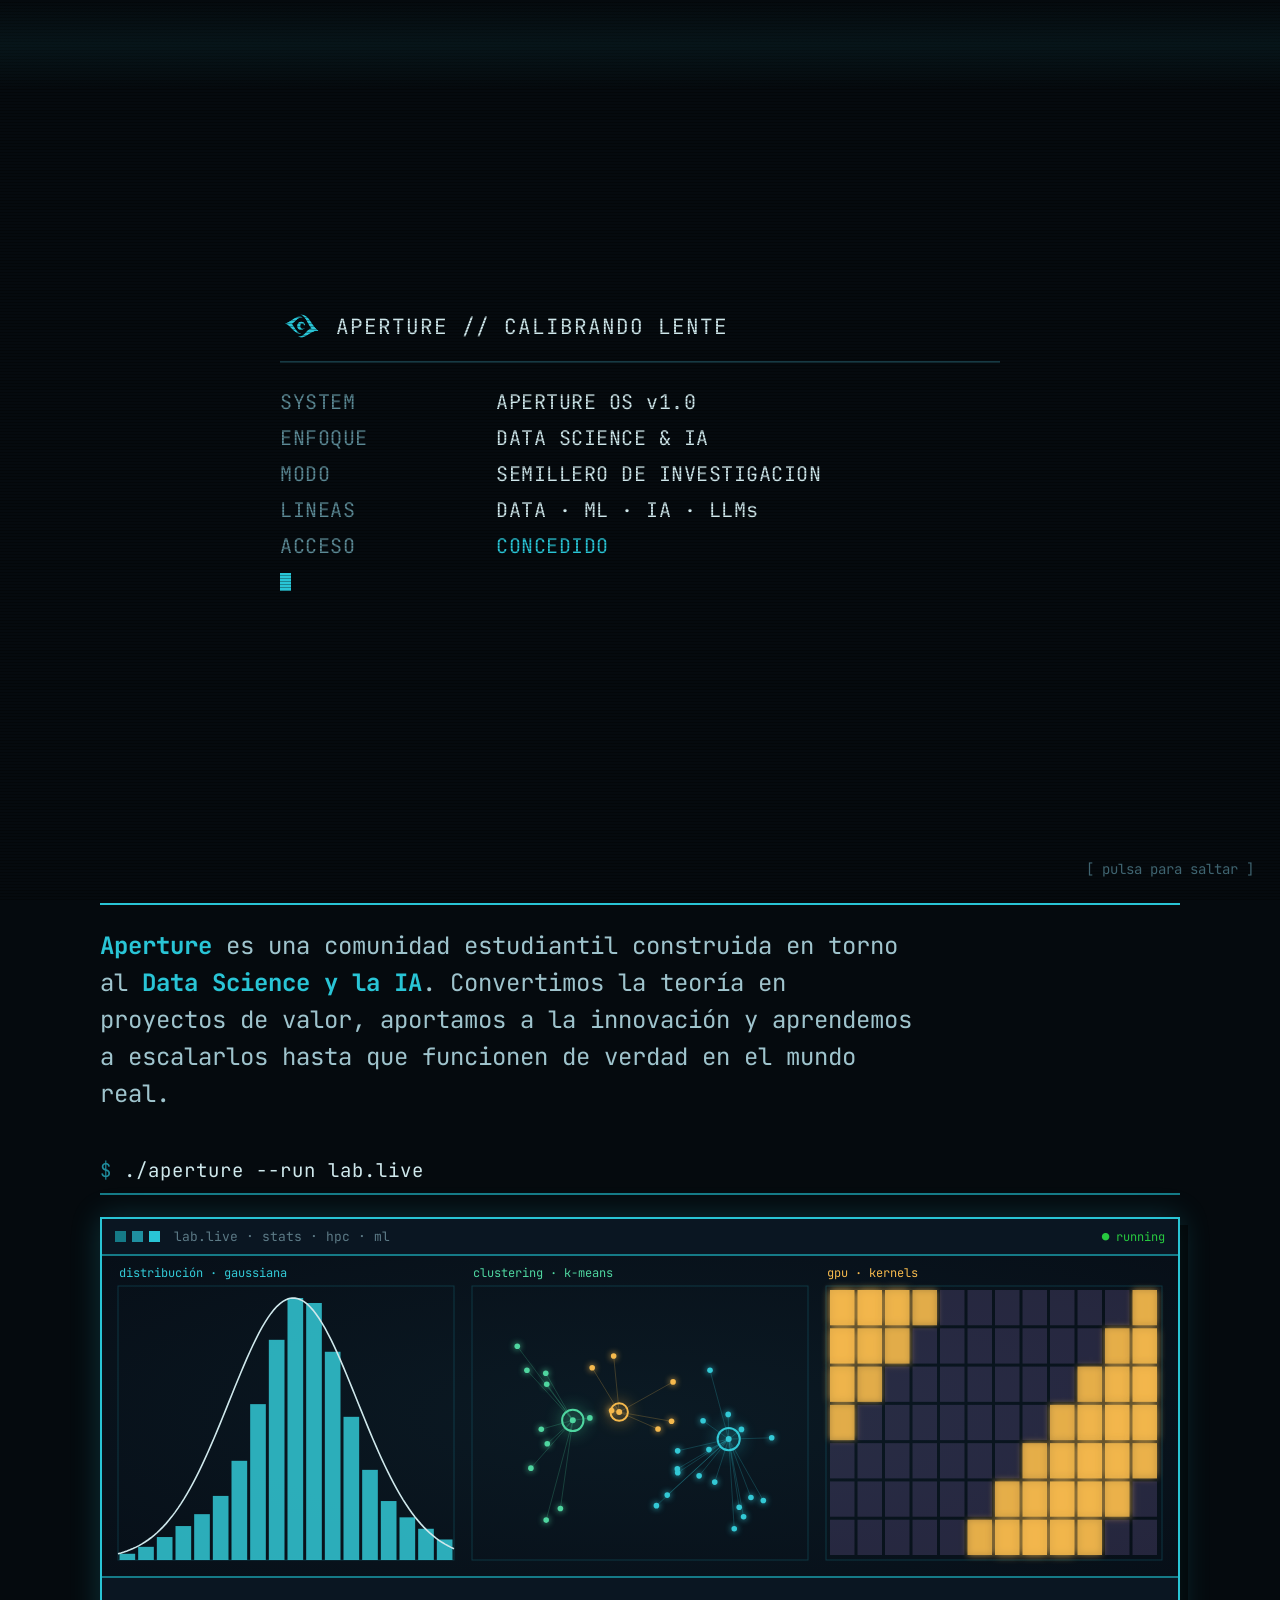
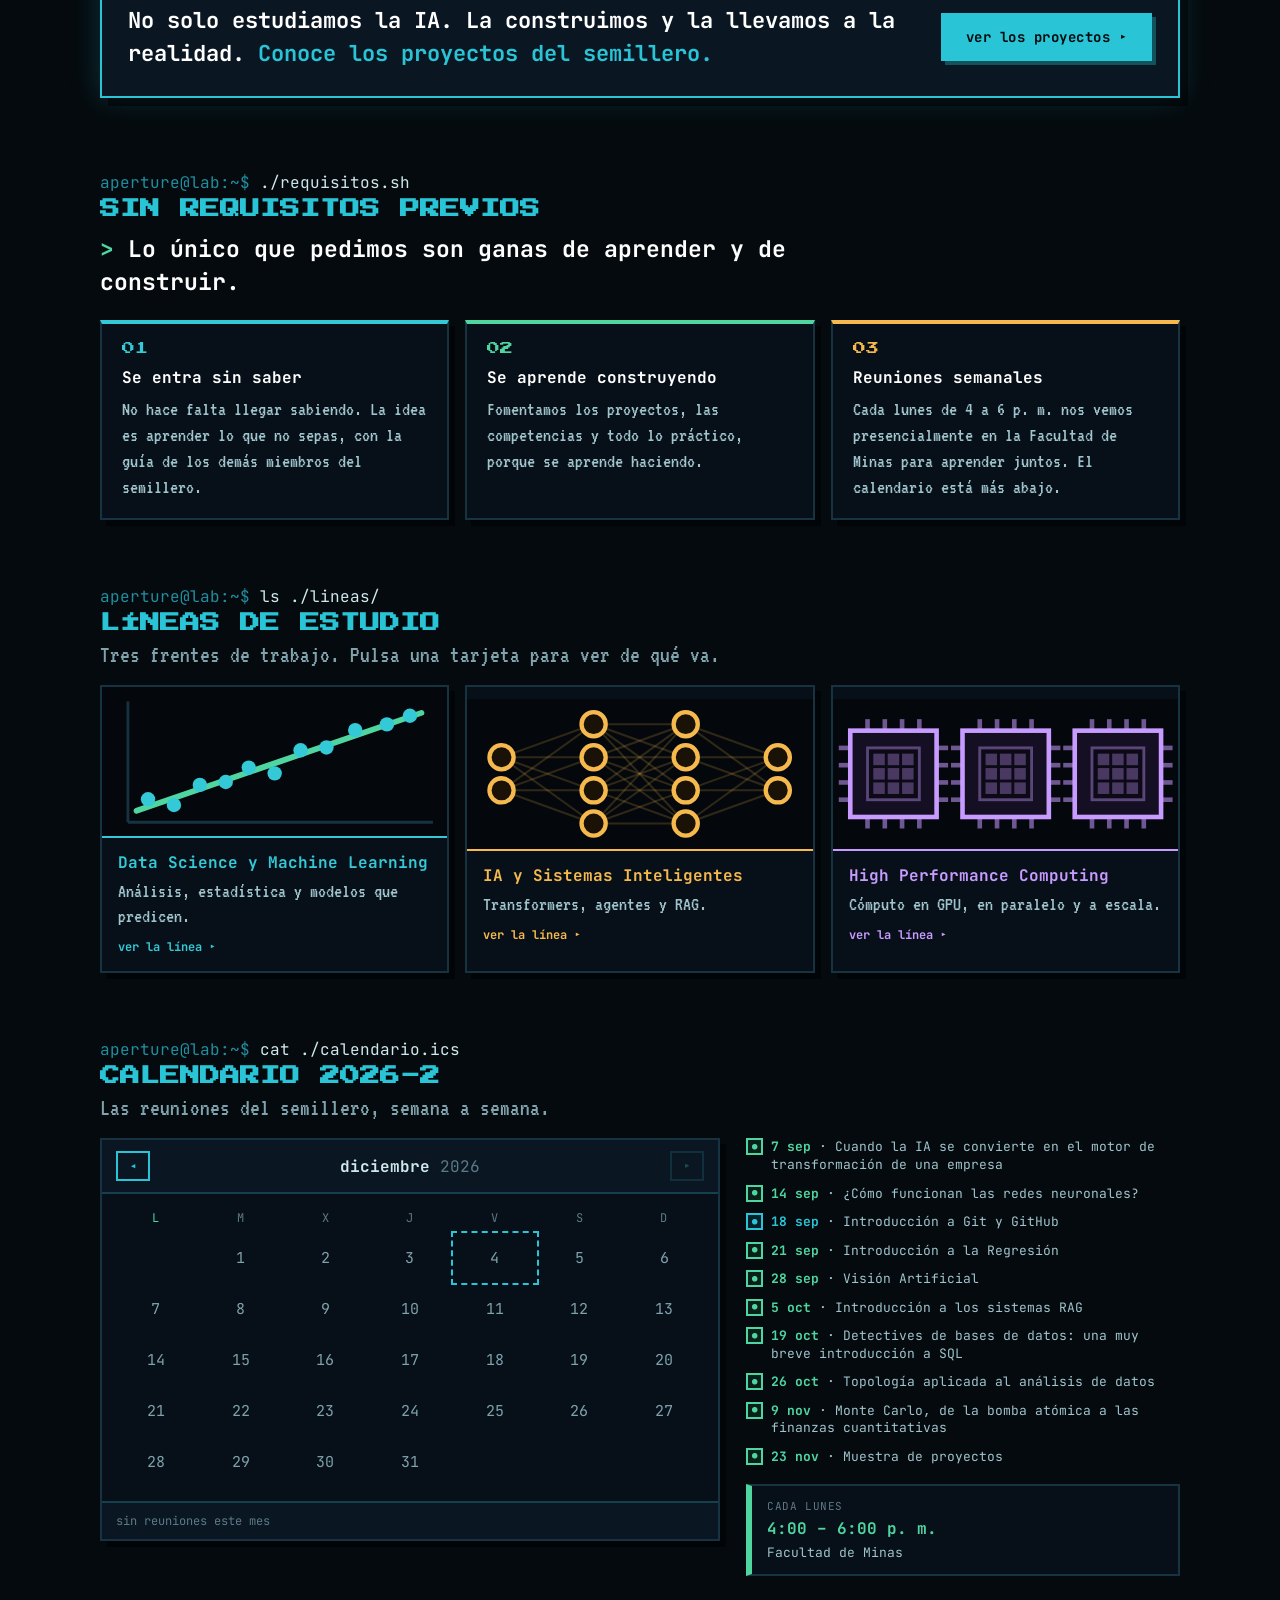
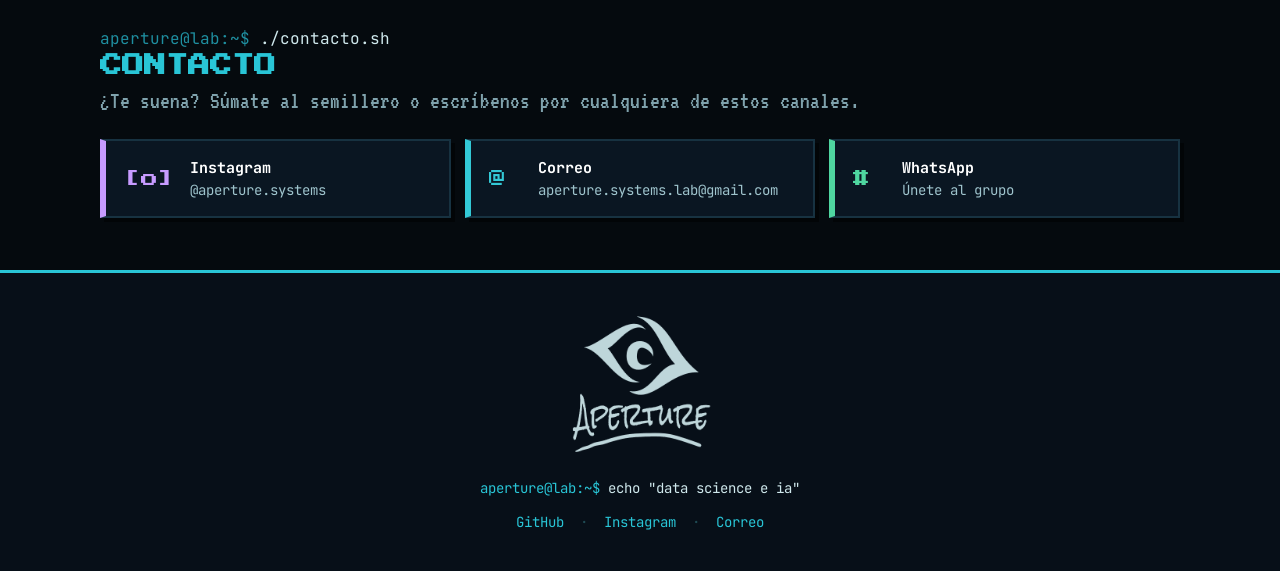
<file: index.html>
<!DOCTYPE html>
<html lang="es">
<head>
<meta charset="utf-8">
<meta name="viewport" content="width=device-width, initial-scale=1">
<title>Aperture · Semillero de Data Science e IA</title>
<link rel="icon" type="image/png" href="assets/aperture-eye-cyan.png">
<link rel="preconnect" href="https://fonts.googleapis.com">
<link rel="preconnect" href="https://fonts.gstatic.com" crossorigin>
<link href="https://fonts.googleapis.com/css2?family=Press+Start+2P&family=VT323&family=JetBrains+Mono:wght@400;700&display=swap" rel="stylesheet">
<link rel="stylesheet" href="css/styles.css?v=6e071fdb">
</head>
<body>
<div id="root" style="font-family:'JetBrains Mono','VT323',monospace; background:#050a0e; color:#cfe8ec; min-height:100vh; position:relative; overflow-x:hidden;">

  <canvas id="matrixRain" style="position:fixed; inset:0; z-index:1; opacity:0.18; pointer-events:none;"></canvas>

  <div style="position:fixed; inset:0; pointer-events:none; z-index:92; background:repeating-linear-gradient(0deg, rgba(0,0,0,0.16) 0px, rgba(0,0,0,0.16) 1px, transparent 1px, transparent 3px);"></div>
  <div style="position:fixed; inset:0; pointer-events:none; z-index:93; background:radial-gradient(ellipse at center, transparent 55%, rgba(0,0,0,0.5) 100%);"></div>

  <div id="bootMount"></div>

  <nav id="nav" style="position:sticky; top:0; z-index:80; background:#070f18; border-bottom:3px solid #29c5d6; box-shadow:0 4px 0 rgba(0,0,0,0.6);">
    <div style="max-width:1180px; margin:0 auto; display:flex; align-items:center; justify-content:space-between; gap:16px; padding:11px 20px; flex-wrap:wrap;">
      <div id="goInicio" style="display:flex; align-items:center; gap:12px; cursor:pointer;">
        <div style="width:42px; height:42px; border-radius:50%; border:2px solid #29c5d6; display:grid; place-items:center; background:#050a0e; box-shadow:0 0 14px rgba(41,197,214,0.45);">
          <img src="assets/aperture-eye-cyan.png" alt="Aperture" style="width:30px; height:30px; object-fit:contain;" />
        </div>
        <div style="font-family:'JetBrains Mono',monospace; font-size:15px; color:#29c5d6;">aperture@lab:<span style="color:#5c7a86;">~</span>$<span style="display:inline-block; width:8px; height:15px; background:#29c5d6; margin-left:4px; vertical-align:-2px; animation:blink 1.1s steps(1) infinite;"></span></div>
      </div>

      <button class="mobtoggle" id="mobtoggle" style="cursor:pointer; align-items:center; gap:8px; background:transparent; border:2px solid #29c5d6; color:#29c5d6; font-family:'JetBrains Mono',monospace; font-weight:700; font-size:13px; padding:9px 12px;">[ &#8801; ]</button>

      <div class="navtabs" id="navtabs" style="display:flex; gap:18px; align-items:center; flex-wrap:wrap;">
        <div class="menuitem" style="position:relative;">
          <a href="proyectos/" style="text-decoration:none; display:inline-block; font-family:'JetBrains Mono',monospace; font-size:16px; letter-spacing:0.3px; color:#9fc4cd; font-weight:400; padding:5px 0; border-bottom:3px solid transparent;">Proyectos</a>
        </div>
        <div class="menuitem" style="position:relative;">
          <button data-scroll="calendario" style="cursor:pointer; background:transparent; border:none; font-family:'JetBrains Mono',monospace; font-size:16px; letter-spacing:0.3px; color:#9fc4cd; font-weight:400; padding:5px 0; border-bottom:3px solid transparent;">Calendario</button>
        </div>
        <div class="menuitem" style="position:relative;">
          <button data-scroll="contacto" style="cursor:pointer; background:transparent; border:none; font-family:'JetBrains Mono',monospace; font-size:16px; letter-spacing:0.3px; color:#9fc4cd; font-weight:400; padding:5px 0; border-bottom:3px solid transparent;">Contacto</button>
        </div>
        <a class="linksbtn" href="links/" style="text-decoration:none; display:inline-flex; align-items:center; gap:7px; font-family:'JetBrains Mono',monospace; font-weight:700; font-size:13px; color:#050a0e; background:#4fd6a0; padding:8px 13px; box-shadow:3px 3px 0 #1f6f7c;">&gt;_ Links</a>
      </div>
    </div>
  </nav>

  <div style="animation:popIn .25s ease; position:relative; z-index:2;">
    <header style="position:relative; min-height:78vh; display:flex; flex-direction:column; align-items:center; justify-content:center; text-align:center; padding:52px 20px 60px; overflow:hidden;">
      <img src="assets/aperture-cyan.png" alt="Aperture" style="position:relative; z-index:2; width:clamp(230px,40vw,372px); height:auto; filter:drop-shadow(0 0 26px rgba(41,197,214,0.45)); animation:bob 4.6s ease-in-out infinite;" />
      <h1 id="heroTitle" style="position:relative; z-index:2; margin:14px 0 0; font-family:'Press Start 2P'; font-size:clamp(11px,2.2vw,18px); line-height:1.75; color:#cfe8ec; animation:glow 4s ease-in-out infinite;">SEMILLERO DE<br><span style="color:#29c5d6;">DATA SCIENCE E IA</span></h1>
      <p id="heroText" style="position:relative; z-index:2; margin:26px auto 0; max-width:700px; font-size:25px; color:#9fc4cd; font-family:'JetBrains Mono',monospace; line-height:1.5;"><span style="color:#1f8fa0;">//</span> Aplicamos <span style="color:#29c5d6;">modelos que predicen y deciden</span> en problemas reales. Los fundamentos son el punto de partida, no el destino.</p>

      <div id="heroChips" style="position:relative; z-index:2; display:flex; gap:9px; flex-wrap:wrap; justify-content:center; margin-top:26px;">
        <span style="font-family:'JetBrains Mono',monospace; font-size:13px; color:#33c9d6; border:1px solid #1f6f7c; background:#0a1622; padding:5px 11px;">Data Science</span>
        <span style="font-family:'JetBrains Mono',monospace; font-size:13px; color:#4fd6a0; border:1px solid #1f6f7c; background:#0a1622; padding:5px 11px;">Machine Learning</span>
        <span style="font-family:'JetBrains Mono',monospace; font-size:13px; color:#f5b94d; border:1px solid #1f6f7c; background:#0a1622; padding:5px 11px;">IA &amp; LLMs</span>
        <span style="font-family:'JetBrains Mono',monospace; font-size:13px; color:#c79bff; border:1px solid #1f6f7c; background:#0a1622; padding:5px 11px;">High Performance Computing</span>
      </div>
    </header>

    <section style="padding:44px 22px 30px;">
      <div style="max-width:1080px; margin:0 auto;">

        <div style="font-family:'JetBrains Mono',monospace; font-size:clamp(16px,2.4vw,21px); color:#cfe8ec; letter-spacing:1px; border-bottom:2px solid #29c5d6; padding-bottom:10px; margin-bottom:22px;">
          <span style="color:#1f8fa0;">$</span> cat ./sobre_aperture.md
        </div>
        <p id="aboutText" style="font-size:24px; line-height:1.55; color:#9fc4cd; margin:0 0 8px; max-width:820px; font-family:'JetBrains Mono',monospace;"><strong style="color:#29c5d6;">Aperture</strong> es una comunidad estudiantil construida en torno al <strong style="color:#29c5d6;">Data Science y la IA</strong>. Convertimos la teor&iacute;a en proyectos de valor, aportamos a la innovaci&oacute;n y aprendemos a escalarlos hasta que funcionen de verdad en el mundo real.</p>

        <div style="font-family:'JetBrains Mono',monospace; font-size:clamp(15px,2.2vw,19px); color:#cfe8ec; letter-spacing:1px; border-bottom:2px solid #157a87; padding-bottom:10px; margin:46px 0 22px;">
          <span style="color:#1f8fa0;">$</span> ./aperture --run lab.live
        </div>
        <div style="background:#070f18; border:2px solid #29c5d6; box-shadow:8px 8px 0 rgba(0,0,0,0.5), 0 0 28px rgba(41,197,214,0.22);">
          <div style="display:flex; gap:6px; align-items:center; padding:9px 13px; background:#0a1622; border-bottom:2px solid #157a87;">
            <span style="width:11px;height:11px;background:#157a87;"></span>
            <span style="width:11px;height:11px;background:#1f8fa0;"></span>
            <span style="width:11px;height:11px;background:#29c5d6;"></span>
            <span style="font-size:13px; color:#5c7a86; margin-left:8px; font-family:'JetBrains Mono',monospace; flex:1;">lab.live &middot; stats &middot; hpc &middot; ml</span>
            <span style="font-size:12px; color:#27c93f; font-family:'JetBrains Mono',monospace;">&#9679; running</span>
          </div>
          <canvas id="neuralNet" style="display:block; width:100%; height:320px; background:radial-gradient(ellipse at center, #0b1a24, #070f18);"></canvas>
          <a class="pjaccess" href="proyectos/" style="display:flex; align-items:center; justify-content:space-between; gap:28px; flex-wrap:wrap; text-decoration:none; padding:26px; border-top:2px solid #157a87; background:#0a1622; transition:background .16s;">
            <div id="labBlock" style="flex:1 1 430px; min-width:0; font-family:'JetBrains Mono',monospace; font-size:clamp(17px,2.5vw,22px); font-weight:700; line-height:1.5; color:#fff;"><span id="labPhrase">No solo estudiamos la IA. La construimos y la llevamos a la realidad.</span> <span id="labInvite" style="color:#29c5d6;">Conoce los proyectos del semillero.</span></div>
            <span class="pjbtn" id="pjAccessBtn" style="flex:none; display:inline-flex; align-items:center; font-family:'JetBrains Mono',monospace; font-weight:700; font-size:14px; letter-spacing:0.5px; color:#050a0e; background:#29c5d6; padding:15px 25px; box-shadow:4px 4px 0 #12525c; transition:transform .16s, box-shadow .16s;">ver los proyectos &#9656;</span>
          </a>
        </div>

      </div>
    </section>
  </div>

  <section style="padding:44px 22px 22px; animation:popIn .25s ease; position:relative; z-index:2;">
    <div style="max-width:1080px; margin:0 auto;" id="accessMount"></div>
  </section>

  <section style="padding:44px 22px 22px; animation:popIn .25s ease; position:relative; z-index:2;">
    <div style="max-width:1080px; margin:0 auto;" id="linesMount"></div>
  </section>

  <section style="padding:44px 22px 22px; animation:popIn .25s ease; position:relative; z-index:2;">
    <div style="max-width:1080px; margin:0 auto;" id="calendarMount"></div>
  </section>

  <section id="contacto" style="padding:30px 22px 52px; animation:popIn .25s ease; position:relative; z-index:2;">
    <div style="max-width:1080px; margin:0 auto;">
      <div style="font-family:'JetBrains Mono',monospace; font-size:16px; color:#1f8fa0; margin-bottom:6px;">aperture@lab:~$ <span style="color:#cfe8ec;">./contacto.sh</span></div>
      <h2 id="contactTitle" style="font-family:'Press Start 2P'; font-size:clamp(15px,2.6vw,22px); color:#29c5d6; margin:0 0 12px;">CONTACTO</h2>
      <p id="contactText" style="font-size:24px; color:#7fa2ac; margin:0 0 26px; font-family:'VT323',monospace;">&iquest;Te suena? S&uacute;mate al semillero o escr&iacute;benos por cualquiera de estos canales.</p>
      <div style="display:grid; grid-template-columns:repeat(auto-fit,minmax(248px,1fr)); gap:14px;" id="socialsMount"></div>
    </div>
  </section>

  <footer style="background:#070f18; border-top:3px solid #29c5d6; padding:40px 22px; text-align:center; position:relative; z-index:75;">
    <div style="max-width:1080px; margin:0 auto; display:flex; flex-direction:column; align-items:center; gap:16px;">
      <img src="assets/aperture-light.png" alt="Aperture" style="width:150px; height:auto; opacity:0.92;" />
      <div style="font-family:'JetBrains Mono',monospace; font-size:14px; color:#29c5d6;">aperture@lab:~$ <span style="color:#cfe8ec;">echo "data science e ia"</span></div>
      <div style="display:flex; gap:16px; flex-wrap:wrap; justify-content:center; font-family:'JetBrains Mono',monospace; font-size:14px;">
        <a href="https://github.com/aperture-systems-lab" target="_blank" rel="noopener" style="color:#29c5d6; text-decoration:none;">GitHub</a>
        <span style="color:#1f4b54;">&middot;</span>
        <a href="https://instagram.com/aperture.systems" target="_blank" rel="noopener" style="color:#29c5d6; text-decoration:none;">Instagram</a>
        <span style="color:#1f4b54;">&middot;</span>
        <a href="mailto:aperture.systems.lab@gmail.com" style="color:#29c5d6; text-decoration:none;">Correo</a>
      </div>
    </div>
  </footer>

  <div id="modalMount"></div>

</div>

<script src="js/data.js?v=6e071fdb"></script>
<script src="js/app.js?v=6e071fdb"></script>
</body>
</html>
</file>
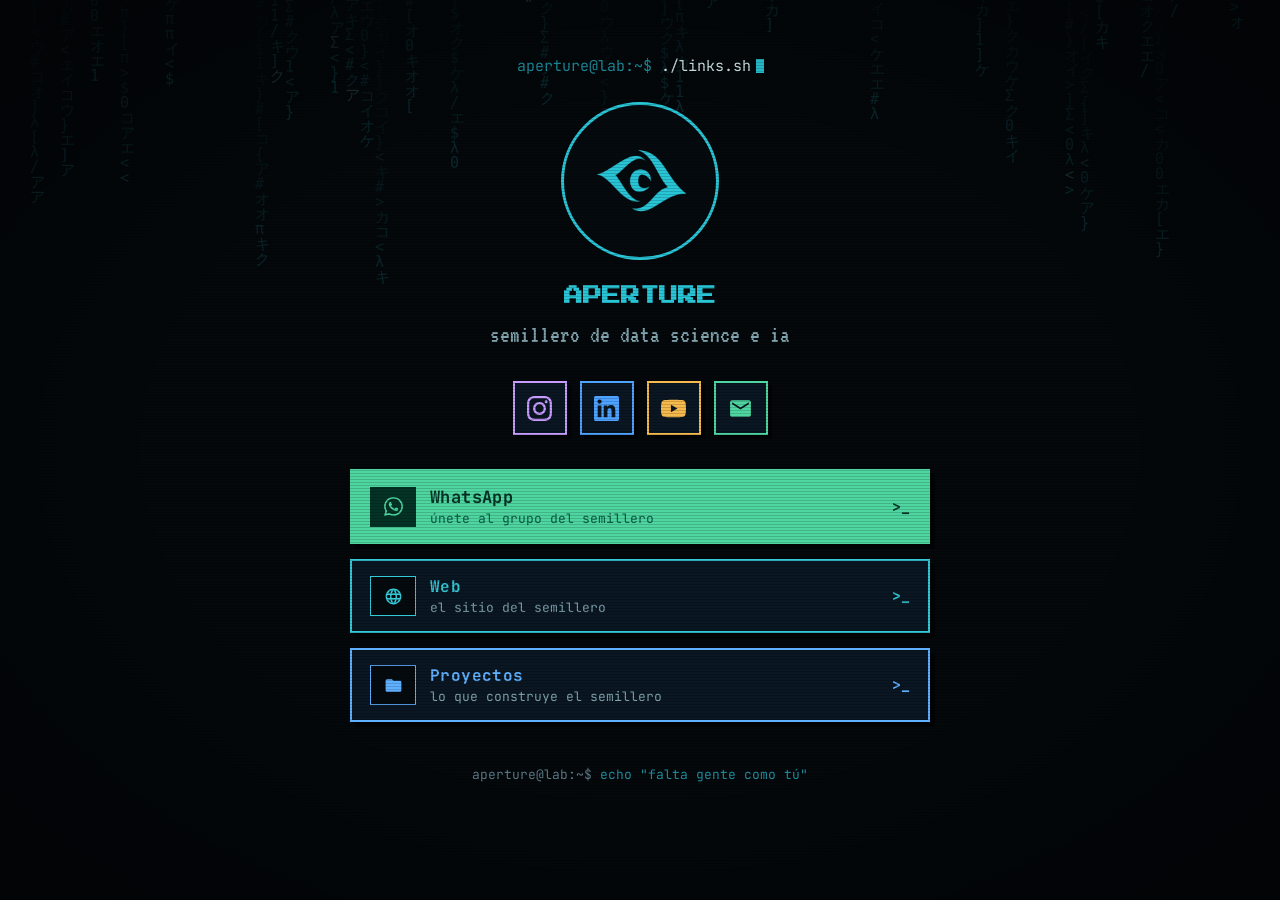
<file: links/index.html>
<!DOCTYPE html>
<html lang="es">
<head>
<meta charset="utf-8">
<meta name="viewport" content="width=device-width, initial-scale=1">
<meta name="robots" content="noindex">
<title>Aperture · Links</title>
<link rel="icon" type="image/png" href="../assets/aperture-eye-cyan.png">
<link rel="preconnect" href="https://fonts.googleapis.com">
<link rel="preconnect" href="https://fonts.gstatic.com" crossorigin>
<link href="https://fonts.googleapis.com/css2?family=Press+Start+2P&family=VT323&family=JetBrains+Mono:wght@400;700&display=swap" rel="stylesheet">
<style>
  * { box-sizing: border-box; }
  html, body { margin: 0; overflow-x: hidden; max-width: 100%; }
  body {
    font-family: 'JetBrains Mono', 'VT323', monospace;
    background: #050a0e;
    color: #cfe8ec;
    min-height: 100vh;
    position: relative;
  }
  ::selection { background: #29c5d6; color: #050a0e; }
  ::-webkit-scrollbar { width: 12px; }
  ::-webkit-scrollbar-track { background: #050a0e; }
  ::-webkit-scrollbar-thumb { background: #157a87; border: 2px solid #050a0e; }

  @keyframes blink { 0%,49% { opacity:1; } 50%,100% { opacity:0; } }
  @keyframes bob { 0%,100% { transform: translateY(0); } 50% { transform: translateY(-7px); } }
  @keyframes glow { 0%,100% { text-shadow:0 0 6px rgba(41,197,214,0.2); } 50% { text-shadow:0 0 14px rgba(41,197,214,0.55); } }
  @keyframes rowIn { from { opacity:0; transform: translateY(12px); } to { opacity:1; transform: translateY(0); } }
  @keyframes ringPulse {
    0%,100% { box-shadow: 0 0 14px rgba(41,197,214,0.45); }
    50%     { box-shadow: 0 0 30px rgba(41,197,214,0.8); }
  }
  @keyframes waPulse {
    0%,100% { box-shadow: 5px 5px 0 rgba(0,0,0,0.55), 0 0 16px rgba(79,214,160,0.35); }
    50%     { box-shadow: 5px 5px 0 rgba(0,0,0,0.55), 0 0 34px rgba(79,214,160,0.7); }
  }

  .wrap {
    position: relative;
    z-index: 2;
    max-width: 620px;
    margin: 0 auto;
    padding: 56px 20px 48px;
    display: flex;
    flex-direction: column;
    align-items: center;
    text-align: center;
  }

  .prompt {
    font-size: 15px;
    color: #1f8fa0;
    margin-bottom: 26px;
    animation: rowIn .4s ease both;
  }
  .prompt .cmd { color: #cfe8ec; }
  .cursor {
    display: inline-block; width: 8px; height: 14px;
    background: #29c5d6; margin-left: 5px; vertical-align: -2px;
    animation: blink 1.1s steps(1) infinite;
  }

  .avatar {
    width: 158px; height: 158px; border-radius: 50%;
    border: 3px solid #29c5d6; background: #050a0e;
    display: grid; place-items: center;
    animation: bob 4.6s ease-in-out infinite, ringPulse 3.2s ease-in-out infinite;
  }
  .avatar img { width: 112px; height: 112px; object-fit: contain; }

  h1 {
    font-family: 'Press Start 2P', monospace;
    font-size: clamp(14px, 4vw, 19px);
    color: #29c5d6;
    margin: 26px 0 0;
    animation: glow 4s ease-in-out infinite;
  }
  .tag {
    font-family: 'VT323', monospace;
    font-size: 24px;
    color: #7fa2ac;
    margin: 14px 0 0;
    line-height: 1.35;
  }

  .icons {
    display: flex;
    gap: 13px;
    justify-content: center;
    flex-wrap: wrap;
    margin-top: 30px;
  }
  .ic {
    --ac: #33c9d6;
    --gl: rgba(51,201,214,0.32);
    width: 54px; height: 54px;
    display: grid; place-items: center;
    text-decoration: none;
    background: #0a1622;
    border: 2px solid var(--ac);
    color: var(--ac);
    font-weight: 700; font-size: 16px;
    box-shadow: 4px 4px 0 rgba(0,0,0,0.55);
    transition: transform .15s ease, box-shadow .15s ease;
    animation: rowIn .45s ease both;
  }
  .ic:hover, .ic:focus-visible {
    transform: translateY(-3px);
    box-shadow: 4px 7px 0 rgba(0,0,0,0.55), 0 0 18px var(--gl);
    outline: none;
  }
  .ic svg { width: 25px; height: 25px; display: block; }
  .glyph svg { width: 19px; height: 19px; display: block; }
  .ic:nth-child(1) { animation-delay: .10s; }
  .ic:nth-child(2) { animation-delay: .16s; }
  .ic:nth-child(3) { animation-delay: .22s; }
  .ic:nth-child(4) { animation-delay: .28s; }

  .links {
    width: 100%;
    display: flex;
    flex-direction: column;
    gap: 15px;
    margin-top: 34px;
  }

  .ln {
    --ac: #33c9d6;
    --gl: rgba(51,201,214,0.32);
    display: flex;
    align-items: center;
    gap: 14px;
    text-decoration: none;
    background: #0a1622;
    border: 2px solid var(--ac);
    padding: 15px 18px;
    box-shadow: 5px 5px 0 rgba(0,0,0,0.55);
    transition: transform .15s ease, box-shadow .15s ease;
    animation: rowIn .45s ease both;
  }
  .ln:hover, .ln:focus-visible {
    transform: translateY(-3px);
    box-shadow: 5px 8px 0 rgba(0,0,0,0.55), 0 0 22px var(--gl);
    outline: none;
  }
  .ln .glyph {
    flex: 0 0 auto;
    min-width: 46px; height: 40px;
    display: grid; place-items: center;
    border: 1px solid var(--ac);
    color: var(--ac);
    font-weight: 700; font-size: 15px;
    background: #050a0e;
    padding: 0 8px;
  }
  .ln .txt { flex: 1; text-align: left; min-width: 0; }
  .ln .label {
    display: block;
    color: var(--ac);
    font-weight: 700;
    font-size: 16px;
    letter-spacing: 0.4px;
  }
  .ln .handle {
    display: block;
    color: #7fa2ac;
    font-size: 13px;
    margin-top: 2px;
    overflow: hidden;
    text-overflow: ellipsis;
    white-space: nowrap;
  }
  .ln .go { flex: 0 0 auto; color: var(--ac); font-weight: 700; font-size: 15px; }

  .ln.featured {
    background: #4fd6a0;
    border-color: #4fd6a0;
    animation: rowIn .45s ease both, waPulse 2.6s ease-in-out infinite;
  }
  .ln.featured .glyph { background: #043326; border-color: #043326; color: #4fd6a0; }
  .ln.featured .label { color: #043326; font-size: 17px; }
  .ln.featured .handle { color: #0b5c46; }
  .ln.featured .go { color: #043326; }
  .ln.featured:hover, .ln.featured:focus-visible {
    transform: translateY(-3px);
    box-shadow: 5px 8px 0 rgba(0,0,0,0.55), 0 0 34px rgba(79,214,160,0.75);
  }

  .ln:nth-child(1) { animation-delay: .36s; }
  .ln:nth-child(2) { animation-delay: .44s; }
  .ln:nth-child(3) { animation-delay: .52s; }

  footer {
    margin-top: 44px;
    font-size: 13px;
    color: #5c7a86;
    animation: rowIn .5s ease both;
    animation-delay: .64s;
  }
  footer .out { color: #1f8fa0; }

  @media (prefers-reduced-motion: reduce) {
    * { animation: none !important; }
  }

  @media (max-width: 420px) {
    .wrap { padding: 40px 14px 40px; }
    .tag { font-size: 20px; }
    .ln { padding: 13px 14px; gap: 11px; }
    .ln .label { font-size: 15px; }
    .ln .handle { font-size: 12px; }
  }
</style>
</head>
<body>

  <canvas id="matrixRain" style="position:fixed; inset:0; z-index:1; opacity:0.16; pointer-events:none;"></canvas>

  <div style="position:fixed; inset:0; pointer-events:none; z-index:92; background:repeating-linear-gradient(0deg, rgba(0,0,0,0.16) 0px, rgba(0,0,0,0.16) 1px, transparent 1px, transparent 3px);"></div>
  <div style="position:fixed; inset:0; pointer-events:none; z-index:93; background:radial-gradient(ellipse at center, transparent 55%, rgba(0,0,0,0.5) 100%);"></div>

  <main class="wrap">

    <div class="prompt">aperture@lab:~$ <span class="cmd">./links.sh</span><span class="cursor"></span></div>

    <div class="avatar">
      <img src="../assets/aperture-eye-cyan.png" alt="Aperture">
    </div>

    <h1>APERTURE</h1>
    <p class="tag">semillero de data science e ia</p>

    <div class="icons">
      <a class="ic" style="--ac:#c79bff; --gl:rgba(199,155,255,0.3);" href="https://instagram.com/aperture.systems" target="_blank" rel="noopener" title="Instagram" aria-label="Instagram">
        <svg viewBox="0 0 24 24" fill="currentColor" aria-hidden="true"><path d="M12 0C8.74 0 8.333.015 7.053.072 5.775.132 4.905.333 4.14.63c-.789.306-1.459.717-2.126 1.384S.935 3.35.63 4.14C.333 4.905.131 5.775.072 7.053.012 8.333 0 8.74 0 12s.015 3.667.072 4.947c.06 1.277.261 2.148.558 2.913.306.788.717 1.459 1.384 2.126.667.666 1.336 1.079 2.126 1.384.766.296 1.636.499 2.913.558C8.333 23.988 8.74 24 12 24s3.667-.015 4.947-.072c1.277-.06 2.148-.262 2.913-.558.788-.306 1.459-.718 2.126-1.384.666-.667 1.079-1.335 1.384-2.126.296-.765.499-1.636.558-2.913.06-1.28.072-1.687.072-4.947s-.015-3.667-.072-4.947c-.06-1.277-.262-2.149-.558-2.913-.306-.789-.718-1.459-1.384-2.126C21.319 1.347 20.651.935 19.86.63c-.765-.297-1.636-.499-2.913-.558C15.667.012 15.26 0 12 0zm0 2.16c3.203 0 3.585.016 4.85.071 1.17.055 1.805.249 2.227.415.562.217.96.477 1.382.896.419.42.679.819.896 1.381.164.422.36 1.057.413 2.227.057 1.266.07 1.646.07 4.85s-.015 3.585-.074 4.85c-.061 1.17-.256 1.805-.421 2.227-.224.562-.479.96-.899 1.382-.419.419-.824.679-1.38.896-.42.164-1.065.36-2.235.413-1.274.057-1.649.07-4.859.07-3.211 0-3.586-.015-4.859-.074-1.171-.061-1.816-.256-2.236-.421-.569-.224-.96-.479-1.379-.899-.421-.419-.69-.824-.9-1.38-.165-.42-.359-1.065-.42-2.235-.045-1.26-.061-1.649-.061-4.844 0-3.196.016-3.586.061-4.861.061-1.17.255-1.814.42-2.234.21-.57.479-.96.9-1.381.419-.419.81-.689 1.379-.898.42-.166 1.051-.361 2.221-.421 1.275-.045 1.65-.06 4.859-.06l.045.03zm0 3.678c-3.405 0-6.162 2.76-6.162 6.162 0 3.405 2.76 6.162 6.162 6.162 3.405 0 6.162-2.76 6.162-6.162 0-3.405-2.76-6.162-6.162-6.162zM12 16c-2.21 0-4-1.79-4-4s1.79-4 4-4 4 1.79 4 4-1.79 4-4 4zm7.846-10.405c0 .795-.646 1.44-1.44 1.44-.795 0-1.44-.646-1.44-1.44 0-.794.646-1.439 1.44-1.439.793-.001 1.44.645 1.44 1.439z"/></svg>
      </a>
      <a class="ic" style="--ac:#4da3ff; --gl:rgba(77,163,255,0.32);" href="https://www.linkedin.com/company/aperture-semillero" target="_blank" rel="noopener" title="LinkedIn" aria-label="LinkedIn">
        <svg viewBox="0 0 24 24" fill="currentColor" aria-hidden="true"><path d="M20.447 20.452h-3.554v-5.569c0-1.328-.027-3.037-1.852-3.037-1.853 0-2.136 1.445-2.136 2.939v5.667H9.351V9h3.414v1.561h.046c.477-.9 1.637-1.85 3.37-1.85 3.601 0 4.267 2.37 4.267 5.455v6.286zM5.337 7.433a2.062 2.062 0 0 1-2.063-2.065 2.064 2.064 0 1 1 2.063 2.065zm1.782 13.019H3.555V9h3.564v11.452zM22.225 0H1.771C.792 0 0 .774 0 1.729v20.542C0 23.227.792 24 1.771 24h20.451C23.2 24 24 23.227 24 22.271V1.729C24 .774 23.2 0 22.225 0z"/></svg>
      </a>
      <a class="ic" style="--ac:#f5b94d; --gl:rgba(245,185,77,0.3);" href="https://youtube.com/@aperture.systems" target="_blank" rel="noopener" title="YouTube" aria-label="YouTube">
        <svg viewBox="0 0 24 24" fill="currentColor" aria-hidden="true"><path d="M23.498 6.186a3.016 3.016 0 0 0-2.122-2.136C19.505 3.545 12 3.545 12 3.545s-7.505 0-9.377.505A3.017 3.017 0 0 0 .502 6.186C0 8.07 0 12 0 12s0 3.93.502 5.814a3.016 3.016 0 0 0 2.122 2.136c1.871.505 9.376.505 9.376.505s7.505 0 9.377-.505a3.015 3.015 0 0 0 2.122-2.136C24 15.93 24 12 24 12s0-3.93-.502-5.814zM9.545 15.568V8.432L15.818 12l-6.273 3.568z"/></svg>
      </a>
      <a class="ic" style="--ac:#4fd6a0; --gl:rgba(79,214,160,0.32);" href="mailto:aperture.systems.lab@gmail.com" title="Correo" aria-label="Correo">
        <svg viewBox="0 0 24 24" fill="currentColor" aria-hidden="true"><path d="M20 4H4c-1.1 0-1.99.9-1.99 2L2 18c0 1.1.9 2 2 2h16c1.1 0 2-.9 2-2V6c0-1.1-.9-2-2-2zm0 4l-8 5-8-5V6l8 5 8-5v2z"/></svg>
      </a>
    </div>

    <nav class="links">

      <a class="ln featured" href="https://chat.whatsapp.com/Bi83DY3f9tDCSMHDUqyHDM?s=cl&amp;p=a&amp;ilr=4&amp;amv=2" target="_blank" rel="noopener">
        <span class="glyph">
          <svg viewBox="0 0 24 24" fill="currentColor" aria-hidden="true"><path d="M17.472 14.382c-.297-.149-1.758-.867-2.03-.967-.273-.099-.471-.148-.67.15-.197.297-.767.966-.94 1.164-.173.199-.347.223-.644.075-.297-.15-1.255-.463-2.39-1.475-.883-.788-1.48-1.761-1.653-2.059-.173-.297-.018-.458.13-.606.134-.133.298-.347.446-.52.149-.174.198-.298.298-.497.099-.198.05-.371-.025-.52-.075-.149-.669-1.612-.916-2.207-.242-.579-.487-.5-.669-.51-.173-.008-.371-.01-.57-.01-.198 0-.52.074-.792.372-.272.297-1.04 1.016-1.04 2.479 0 1.462 1.065 2.875 1.213 3.074.149.198 2.096 3.2 5.077 4.487.709.306 1.262.489 1.694.625.712.227 1.36.195 1.871.118.571-.085 1.758-.719 2.006-1.413.248-.694.248-1.289.173-1.413-.074-.124-.272-.198-.57-.347m-5.421 7.403h-.004a9.87 9.87 0 01-5.031-1.378l-.361-.214-3.741.982.998-3.648-.235-.374a9.86 9.86 0 01-1.51-5.26c.001-5.45 4.436-9.884 9.888-9.884 2.64 0 5.122 1.03 6.988 2.898a9.825 9.825 0 012.893 6.994c-.003 5.45-4.437 9.884-9.885 9.884m8.413-18.297A11.815 11.815 0 0012.05 0C5.495 0 .16 5.335.157 11.892c0 2.096.547 4.142 1.588 5.945L.057 24l6.305-1.654a11.882 11.882 0 005.683 1.448h.005c6.554 0 11.89-5.335 11.893-11.893a11.821 11.821 0 00-3.48-8.413Z"/></svg>
        </span>
        <span class="txt">
          <span class="label">WhatsApp</span>
          <span class="handle">únete al grupo del semillero</span>
        </span>
        <span class="go">&gt;_</span>
      </a>

      <a class="ln" style="--ac:#33c9d6; --gl:rgba(51,201,214,0.32);" href="https://aperture-systems-lab.github.io/aperture/" target="_blank" rel="noopener">
        <span class="glyph">
          <svg viewBox="0 0 24 24" fill="currentColor" aria-hidden="true"><path d="M11.99 2C6.47 2 2 6.48 2 12s4.47 10 9.99 10C17.52 22 22 17.52 22 12S17.52 2 11.99 2zm6.93 6h-2.95a15.65 15.65 0 00-1.38-3.56A8.03 8.03 0 0118.92 8zM12 4.04c.83 1.2 1.48 2.53 1.91 3.96h-3.82c.43-1.43 1.08-2.76 1.91-3.96zM4.26 14C4.1 13.36 4 12.69 4 12s.1-1.36.26-2h3.38c-.08.66-.14 1.32-.14 2 0 .68.06 1.34.14 2H4.26zm.82 2h2.95c.32 1.25.78 2.45 1.38 3.56A7.987 7.987 0 015.08 16zm2.95-8H5.08a7.987 7.987 0 014.33-3.56A15.65 15.65 0 008.03 8zM12 19.96c-.83-1.2-1.48-2.53-1.91-3.96h3.82c-.43 1.43-1.08 2.76-1.91 3.96zM14.34 14H9.66c-.09-.66-.16-1.32-.16-2 0-.68.07-1.35.16-2h4.68c.09.65.16 1.32.16 2 0 .68-.07 1.34-.16 2zm.25 5.56c.6-1.11 1.06-2.31 1.38-3.56h2.95a8.03 8.03 0 01-4.33 3.56zM16.36 14c.08-.66.14-1.32.14-2 0-.68-.06-1.34-.14-2h3.38c.16.64.26 1.31.26 2s-.1 1.36-.26 2h-3.38z"/></svg>
        </span>
        <span class="txt">
          <span class="label">Web</span>
          <span class="handle">el sitio del semillero</span>
        </span>
        <span class="go">&gt;_</span>
      </a>

      <a class="ln" style="--ac:#5fb0ff; --gl:rgba(95,176,255,0.3);" href="https://aperture-systems-lab.github.io/aperture/proyectos/" target="_blank" rel="noopener">
        <span class="glyph">
          <svg viewBox="0 0 24 24" fill="currentColor" aria-hidden="true"><path d="M10 4H4c-1.1 0-1.99.9-1.99 2L2 18c0 1.1.9 2 2 2h16c1.1 0 2-.9 2-2V8c0-1.1-.9-2-2-2h-8l-2-2z"/></svg>
        </span>
        <span class="txt">
          <span class="label">Proyectos</span>
          <span class="handle">lo que construye el semillero</span>
        </span>
        <span class="go">&gt;_</span>
      </a>

    </nav>

    <footer>
      aperture@lab:~$ <span class="out">echo "falta gente como tú"</span>
    </footer>

  </main>

<script>
  (function () {
    var canvas = document.getElementById('matrixRain');
    var ctx = canvas.getContext('2d');
    var chars = '01アイウエオカキクケコ<>/{}[]$#λΣπ';
    var fontSize = 15, drops = [];

    function resize() {
      canvas.width = window.innerWidth;
      canvas.height = window.innerHeight;
      var cols = Math.floor(canvas.width / fontSize);
      drops = [];
      for (var i = 0; i < cols; i++) drops.push(Math.random() * -60);
    }
    resize();
    window.addEventListener('resize', resize);

    setInterval(function () {
      ctx.fillStyle = 'rgba(5,10,14,0.12)';
      ctx.fillRect(0, 0, canvas.width, canvas.height);
      ctx.font = fontSize + 'px monospace';
      for (var i = 0; i < drops.length; i++) {
        ctx.fillStyle = Math.random() > 0.96 ? '#9ff2fb' : '#29c5d6';
        var ch = chars.charAt(Math.floor(Math.random() * chars.length));
        ctx.fillText(ch, i * fontSize, drops[i] * fontSize);
        if (drops[i] * fontSize > canvas.height && Math.random() > 0.975) drops[i] = 0;
        drops[i]++;
      }
    }, 66);
  })();
</script>
</body>
</html>
</file>
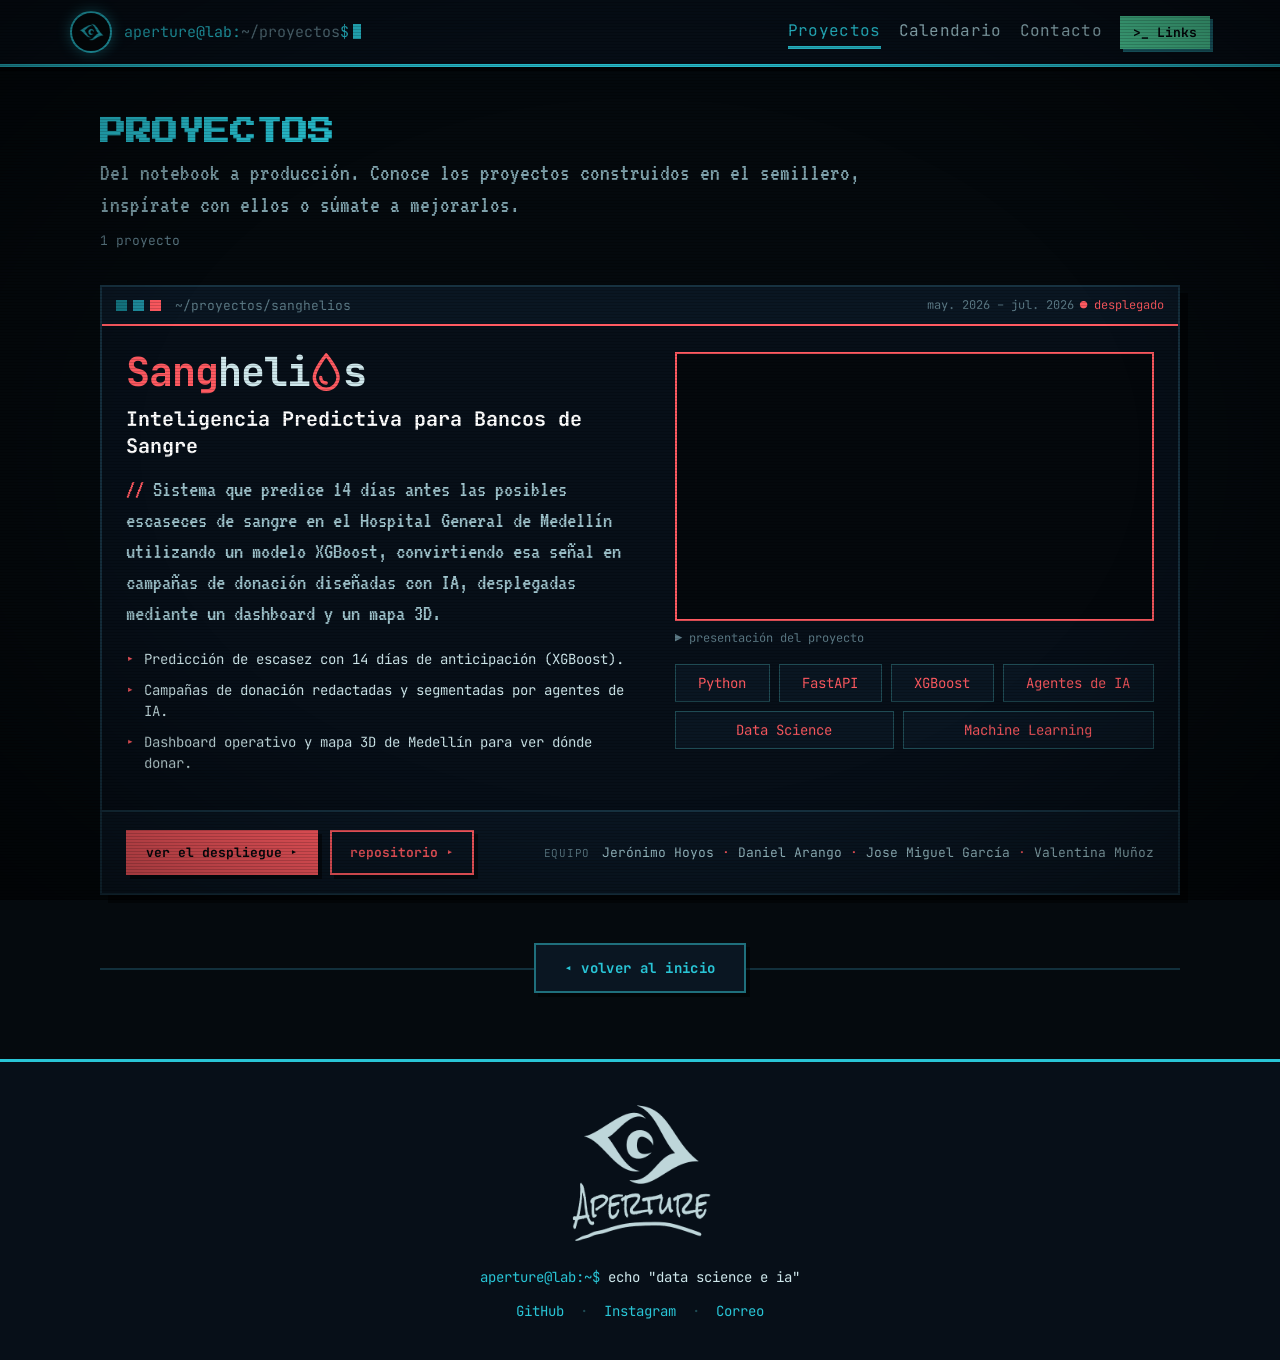
<file: proyectos/index.html>
<!DOCTYPE html>
<html lang="es">
<head>
<meta charset="utf-8">
<meta name="viewport" content="width=device-width, initial-scale=1">
<title>Aperture · Proyectos</title>
<link rel="icon" type="image/png" href="../assets/aperture-eye-cyan.png">
<link rel="preconnect" href="https://fonts.googleapis.com">
<link rel="preconnect" href="https://fonts.gstatic.com" crossorigin>
<link href="https://fonts.googleapis.com/css2?family=Press+Start+2P&family=VT323&family=JetBrains+Mono:wght@400;700&display=swap" rel="stylesheet">
<link rel="stylesheet" href="../css/styles.css?v=6e071fdb">
</head>
<body>
<div id="root" style="font-family:'JetBrains Mono','VT323',monospace; background:#050a0e; color:#cfe8ec; min-height:100vh; position:relative; overflow-x:hidden;">

  <canvas id="matrixRain" style="position:fixed; inset:0; z-index:1; opacity:0.18; pointer-events:none;"></canvas>

  <div style="position:fixed; inset:0; pointer-events:none; z-index:92; background:repeating-linear-gradient(0deg, rgba(0,0,0,0.16) 0px, rgba(0,0,0,0.16) 1px, transparent 1px, transparent 3px);"></div>
  <div style="position:fixed; inset:0; pointer-events:none; z-index:93; background:radial-gradient(ellipse at center, transparent 55%, rgba(0,0,0,0.5) 100%);"></div>

  <nav id="nav" style="position:sticky; top:0; z-index:80; background:#070f18; border-bottom:3px solid #29c5d6; box-shadow:0 4px 0 rgba(0,0,0,0.6);">
    <div style="max-width:1180px; margin:0 auto; display:flex; align-items:center; justify-content:space-between; gap:16px; padding:11px 20px; flex-wrap:wrap;">
      <a href="../" style="text-decoration:none; display:flex; align-items:center; gap:12px;">
        <div style="width:42px; height:42px; border-radius:50%; border:2px solid #29c5d6; display:grid; place-items:center; background:#050a0e; box-shadow:0 0 14px rgba(41,197,214,0.45);">
          <img src="../assets/aperture-eye-cyan.png" alt="Aperture" style="width:30px; height:30px; object-fit:contain;" />
        </div>
        <div style="font-family:'JetBrains Mono',monospace; font-size:15px; color:#29c5d6;">aperture@lab:<span style="color:#5c7a86;">~/proyectos</span>$<span style="display:inline-block; width:8px; height:15px; background:#29c5d6; margin-left:4px; vertical-align:-2px; animation:blink 1.1s steps(1) infinite;"></span></div>
      </a>

      <button class="mobtoggle" id="mobtoggle" style="cursor:pointer; align-items:center; gap:8px; background:transparent; border:2px solid #29c5d6; color:#29c5d6; font-family:'JetBrains Mono',monospace; font-weight:700; font-size:13px; padding:9px 12px;">[ &#8801; ]</button>

      <div class="navtabs" id="navtabs" style="display:flex; gap:18px; align-items:center; flex-wrap:wrap;">
        <div class="menuitem" style="position:relative;">
          <a class="actual" href="./" style="text-decoration:none; display:inline-block; font-family:'JetBrains Mono',monospace; font-size:16px; letter-spacing:0.3px; color:#9fc4cd; font-weight:400; padding:5px 0; border-bottom:3px solid transparent;">Proyectos</a>
        </div>
        <div class="menuitem" style="position:relative;">
          <a href="../#calendario" style="text-decoration:none; display:inline-block; font-family:'JetBrains Mono',monospace; font-size:16px; letter-spacing:0.3px; color:#9fc4cd; font-weight:400; padding:5px 0; border-bottom:3px solid transparent;">Calendario</a>
        </div>
        <div class="menuitem" style="position:relative;">
          <a href="../#contacto" style="text-decoration:none; display:inline-block; font-family:'JetBrains Mono',monospace; font-size:16px; letter-spacing:0.3px; color:#9fc4cd; font-weight:400; padding:5px 0; border-bottom:3px solid transparent;">Contacto</a>
        </div>
        <a class="linksbtn" href="../links/" style="text-decoration:none; display:inline-flex; align-items:center; gap:7px; font-family:'JetBrains Mono',monospace; font-weight:700; font-size:13px; color:#050a0e; background:#4fd6a0; padding:8px 13px; box-shadow:3px 3px 0 #1f6f7c;">&gt;_ Links</a>
      </div>
    </div>
  </nav>

  <header style="padding:52px 22px 14px; animation:popIn .25s ease; position:relative; z-index:2;">
    <div style="max-width:1080px; margin:0 auto;">
      <h1 id="pjTitle" style="font-family:'Press Start 2P'; font-size:clamp(15px,3vw,26px); color:#29c5d6; margin:0 0 12px; animation:glow 4s ease-in-out infinite;">PROYECTOS</h1>
      <p id="pjText" style="font-size:24px; color:#7fa2ac; margin:0 0 10px; max-width:760px; font-family:'VT323',monospace; line-height:1.35;"></p>
      <div id="pjCount" style="font-family:'JetBrains Mono',monospace; font-size:13px; color:#5c7a86;"></div>
    </div>
  </header>

  <section style="padding:22px 22px 30px; animation:popIn .25s ease; position:relative; z-index:2;">
    <div style="max-width:1080px; margin:0 auto;" id="projectsMount"></div>
  </section>

  <section style="padding:18px 22px 66px; position:relative; z-index:2;">
    <div style="max-width:1080px; margin:0 auto; position:relative; display:flex; justify-content:center;">
      <span style="position:absolute; left:0; right:0; top:50%; height:2px; background:#12303c;"></span>
      <a class="volver" href="../" style="position:relative; text-decoration:none; display:inline-flex; align-items:center; gap:11px; font-family:'JetBrains Mono',monospace; font-weight:700; font-size:14px; letter-spacing:0.4px; color:#29c5d6; border:2px solid #1f6f7c; background:#0a1622; padding:14px 28px; box-shadow:4px 4px 0 rgba(0,0,0,0.5); transition:transform .14s, box-shadow .14s, border-color .14s;">&#9666; volver al inicio</a>
    </div>
  </section>

  <footer style="background:#070f18; border-top:3px solid #29c5d6; padding:40px 22px; text-align:center; position:relative; z-index:75;">
    <div style="max-width:1080px; margin:0 auto; display:flex; flex-direction:column; align-items:center; gap:16px;">
      <img src="../assets/aperture-light.png" alt="Aperture" style="width:150px; height:auto; opacity:0.92;" />
      <div style="font-family:'JetBrains Mono',monospace; font-size:14px; color:#29c5d6;">aperture@lab:~$ <span style="color:#cfe8ec;">echo "data science e ia"</span></div>
      <div style="display:flex; gap:16px; flex-wrap:wrap; justify-content:center; font-family:'JetBrains Mono',monospace; font-size:14px;">
        <a href="https://github.com/aperture-systems-lab" target="_blank" rel="noopener" style="color:#29c5d6; text-decoration:none;">GitHub</a>
        <span style="color:#1f4b54;">&middot;</span>
        <a href="https://instagram.com/aperture.systems" target="_blank" rel="noopener" style="color:#29c5d6; text-decoration:none;">Instagram</a>
        <span style="color:#1f4b54;">&middot;</span>
        <a href="mailto:aperture.systems.lab@gmail.com" style="color:#29c5d6; text-decoration:none;">Correo</a>
      </div>
    </div>
  </footer>

</div>

<script src="../js/data.js?v=6e071fdb"></script>
<script src="../js/proyectos.js?v=6e071fdb"></script>
</body>
</html>
</file>
<file: css/styles.css>
* { box-sizing: border-box; }
html, body { margin: 0; overflow-x: hidden; max-width: 100%; }
img { max-width: 100%; }

#heroChips { width: 100%; }

@keyframes blink { 0%,49% { opacity: 1; } 50%,100% { opacity: 0; } }
@keyframes bob { 0%,100% { transform: translateY(0); } 50% { transform: translateY(-7px); } }
@keyframes popIn { from { opacity:0; transform: translateY(10px);} to { opacity:1; transform: translateY(0);} }
@keyframes glow { 0%,100% { text-shadow:0 0 6px rgba(41,197,214,0.2);} 50% { text-shadow:0 0 14px rgba(41,197,214,0.55);} }
@keyframes crtOff {
  0% { transform: scale(1); opacity:1; filter:brightness(1); }
  50% { transform: scale(1); opacity:1; filter:brightness(1.6); }
  70% { transform: scaleY(0.015) scaleX(1); opacity:1; filter:brightness(3); }
  100% { transform: scaleY(0.015) scaleX(0); opacity:0; filter:brightness(3); }
}
@keyframes bootSweep { 0% { top:-30%; } 100% { top:130%; } }
@keyframes bootJitter { 0%,100% { transform: translateX(0); } 25% { transform: translateX(-1px); } 75% { transform: translateX(1px); } }
@keyframes rowIn { from { opacity:0; transform: translateX(-6px); } to { opacity:1; transform: translateX(0); } }
@keyframes siteIn { from { filter:brightness(2.6); } to { filter:brightness(1); } }
@keyframes irisPulse { 0%,100% { transform: scale(1); opacity:0.5; } 50% { transform: scale(1.12); opacity:0.85; } }

::selection { background: #29c5d6; color: #050a0e; }

html, body, * { scrollbar-width: none; -ms-overflow-style: none; }
::-webkit-scrollbar { display: none; width: 0; height: 0; background: transparent; }

.mobtoggle { display:none; }
.menuitem > button:hover, .menuitem > a:hover { color:#29c5d6 !important; }
.menuitem > a.actual { color:#29c5d6 !important; border-bottom-color:#29c5d6 !important; }
.social:hover { transform:translateY(-3px); box-shadow:4px 8px 0 rgba(0,0,0,0.5), 0 0 18px var(--glow) !important; }
.linea:hover { transform:translateY(-5px); border-color:var(--acento) !important; box-shadow:6px 11px 0 rgba(0,0,0,0.5), 0 0 26px var(--glow) !important; }
.pjlink:hover { transform:translateY(-3px); box-shadow:4px 7px 0 rgba(0,0,0,0.5), 0 0 18px var(--glow) !important; }
.pjaccess:hover { background:#0c1c26 !important; }
.pjaccess:hover .pjbtn { transform:translateY(-3px); box-shadow:4px 7px 0 #12525c, 0 0 22px rgba(41,197,214,0.5); }
.volver:hover { transform:translateY(-3px); border-color:#29c5d6 !important; box-shadow:4px 7px 0 rgba(0,0,0,0.5), 0 0 20px rgba(41,197,214,0.35) !important; }
.afiche:hover { transform:translateY(-3px); box-shadow:6px 10px 0 rgba(0,0,0,0.5), 0 0 22px var(--glow) !important; }
.calday:hover { transform:translateY(-2px); box-shadow:0 0 16px rgba(79,214,160,0.5) !important; }

.videoframe { position:relative; width:100%; aspect-ratio:16 / 9; }
.videoframe iframe { position:absolute; inset:0; width:100%; height:100%; border:0; display:block; }

.pjgrid { display:grid; grid-template-columns:minmax(0,1fr) minmax(0,0.92fr); gap:28px; align-items:start; }
@media (max-width: 900px) { .pjgrid { grid-template-columns:1fr; gap:22px; } }
@media (max-width: 620px) { .pjperiodo { display:none; } }

.filareu:hover { transform:translateX(3px); color:#fff !important; }
.calgrid { display:grid; grid-template-columns:minmax(0,620px) minmax(210px,1fr); gap:26px; align-items:start; }
@media (max-width: 900px) { .calgrid { grid-template-columns:1fr; gap:20px; } }

#calMes { max-width: 620px; }

.viz svg { display:block; width:100%; height:auto; aspect-ratio: 120 / 52; }
.viz .eje { stroke:#173241; stroke-width:1; }

.viz .punto {
  fill:#33c9d6; transform-box:fill-box; transform-origin:center;
  animation: puntoIn 5s ease-out infinite;
}
@keyframes puntoIn {
  0% { opacity:0; transform:scale(0); }
  14%,92% { opacity:1; transform:scale(1); }
  100% { opacity:0; transform:scale(0); }
}
.viz .ajuste {
  stroke:#4fd6a0; stroke-width:2; stroke-linecap:round;
  transform-box:fill-box; transform-origin:center;
  animation: ajustar 5s cubic-bezier(.6,.05,.2,1) infinite;
}
@keyframes ajustar {
  0% { transform:rotate(26deg) translateY(6px); opacity:0.18; }
  22% { transform:rotate(-9deg) translateY(-3px); opacity:0.5; }
  40%,92% { transform:rotate(0deg) translateY(0); opacity:1; }
  100% { transform:rotate(26deg) translateY(6px); opacity:0.18; }
}
.viz .residuo {
  stroke:#33c9d6; stroke-width:1; stroke-dasharray:2 2; opacity:0;
  animation: residuo 5s ease-out infinite;
}
@keyframes residuo {
  0%,58% { opacity:0; }
  70%,92% { opacity:0.6; }
  100% { opacity:0; }
}

.viz .sinapsis {
  stroke:#f5b94d; stroke-width:0.7; opacity:0.18;
  animation: sinapsis 3.2s ease-out infinite;
}
@keyframes sinapsis {
  0%,6% { stroke:#f5b94d; stroke-width:0.7; opacity:0.18; }
  20% { stroke:#ffd98a; stroke-width:1.5; opacity:1; }
  46%,100% { stroke:#f5b94d; stroke-width:0.7; opacity:0.18; }
}
.viz .neurona {
  fill:#1a1206; stroke:#f5b94d; stroke-width:1.5;
  transform-box:fill-box; transform-origin:center;
  animation: neurona 3.2s ease-out infinite;
}
@keyframes neurona {
  0%,8% { fill:#1a1206; stroke:#f5b94d; transform:scale(1); filter:none; }
  24% { fill:#ffd98a; stroke:#ffd98a; transform:scale(1.32); filter:drop-shadow(0 0 3px rgba(255,217,138,0.95)); }
  52%,100% { fill:#1a1206; stroke:#f5b94d; transform:scale(1); filter:none; }
}

.viz .pata { stroke:#c79bff; stroke-width:1.6; opacity:0.55; }
.viz .encapsulado { fill:#150f24; stroke:#c79bff; stroke-width:1.6; }
.viz .dado { fill:#0d0a17; stroke:rgba(199,155,255,0.4); stroke-width:1; }
.viz .nucleo { fill:#c79bff; opacity:0.32; animation: nucleo 1.9s ease-out infinite; }
@keyframes nucleo {
  0%,58%,100% { opacity:0.28; }
  14%,30% { opacity:1; }
}

.dgm {
  display:block; width:100%; height:auto; margin-bottom:10px;
  fill:none; stroke:currentColor; stroke-width:1.4;
  stroke-linecap:round; stroke-linejoin:round; opacity:0.85;
}
.dgm .lleno { fill:currentColor; stroke:none; }
.dgm .tenue { fill:currentColor; stroke:none; opacity:0.3; }
.dgm .tenue-trazo { opacity:0.45; }
.dgm .guion { stroke-dasharray:3 2.5; }

@media (prefers-reduced-motion: reduce) {
  .viz svg * { animation: none !important; }
}

@media (max-width: 820px) {
  .navtabs { display:none !important; width:100%; flex-direction:column !important; align-items:stretch !important; gap:0 !important; border-top:2px solid #157a87; margin-top:10px; }
  .navtabs.open { display:flex !important; }
  .navtabs .menuitem { width:100%; }
  .navtabs .menuitem > button, .navtabs .menuitem > a { display:block; width:100%; text-align:left !important; padding:13px 6px !important; border-bottom:1px solid #12303c; }
  .navtabs a.linksbtn { width:100%; text-align:left; margin-top:6px; }
  .mobtoggle { display:inline-flex !important; }
}
@media (max-width: 620px) {

  #neuralNet { height: 560px !important; }

  .calcell { height: 38px !important; font-size: 13px !important; }

  .ovback { padding: 18px 10px !important; }

  #heroText { font-size: 19px !important; max-width: 100% !important; }
  #aboutText { font-size: 19px !important; }
  #contactText { font-size: 20px !important; }
  #labBlock { font-size: 17px !important; }
}

@media (max-width: 420px) {
  header { padding-left: 14px !important; padding-right: 14px !important; }
  #heroText { font-size: 17px !important; }

  .calcell { height: 34px !important; font-size: 12px !important; }
  .calrejilla { gap: 3px !important; }
  .calcuerpo { padding: 10px 9px 12px !important; }
}
</file>
